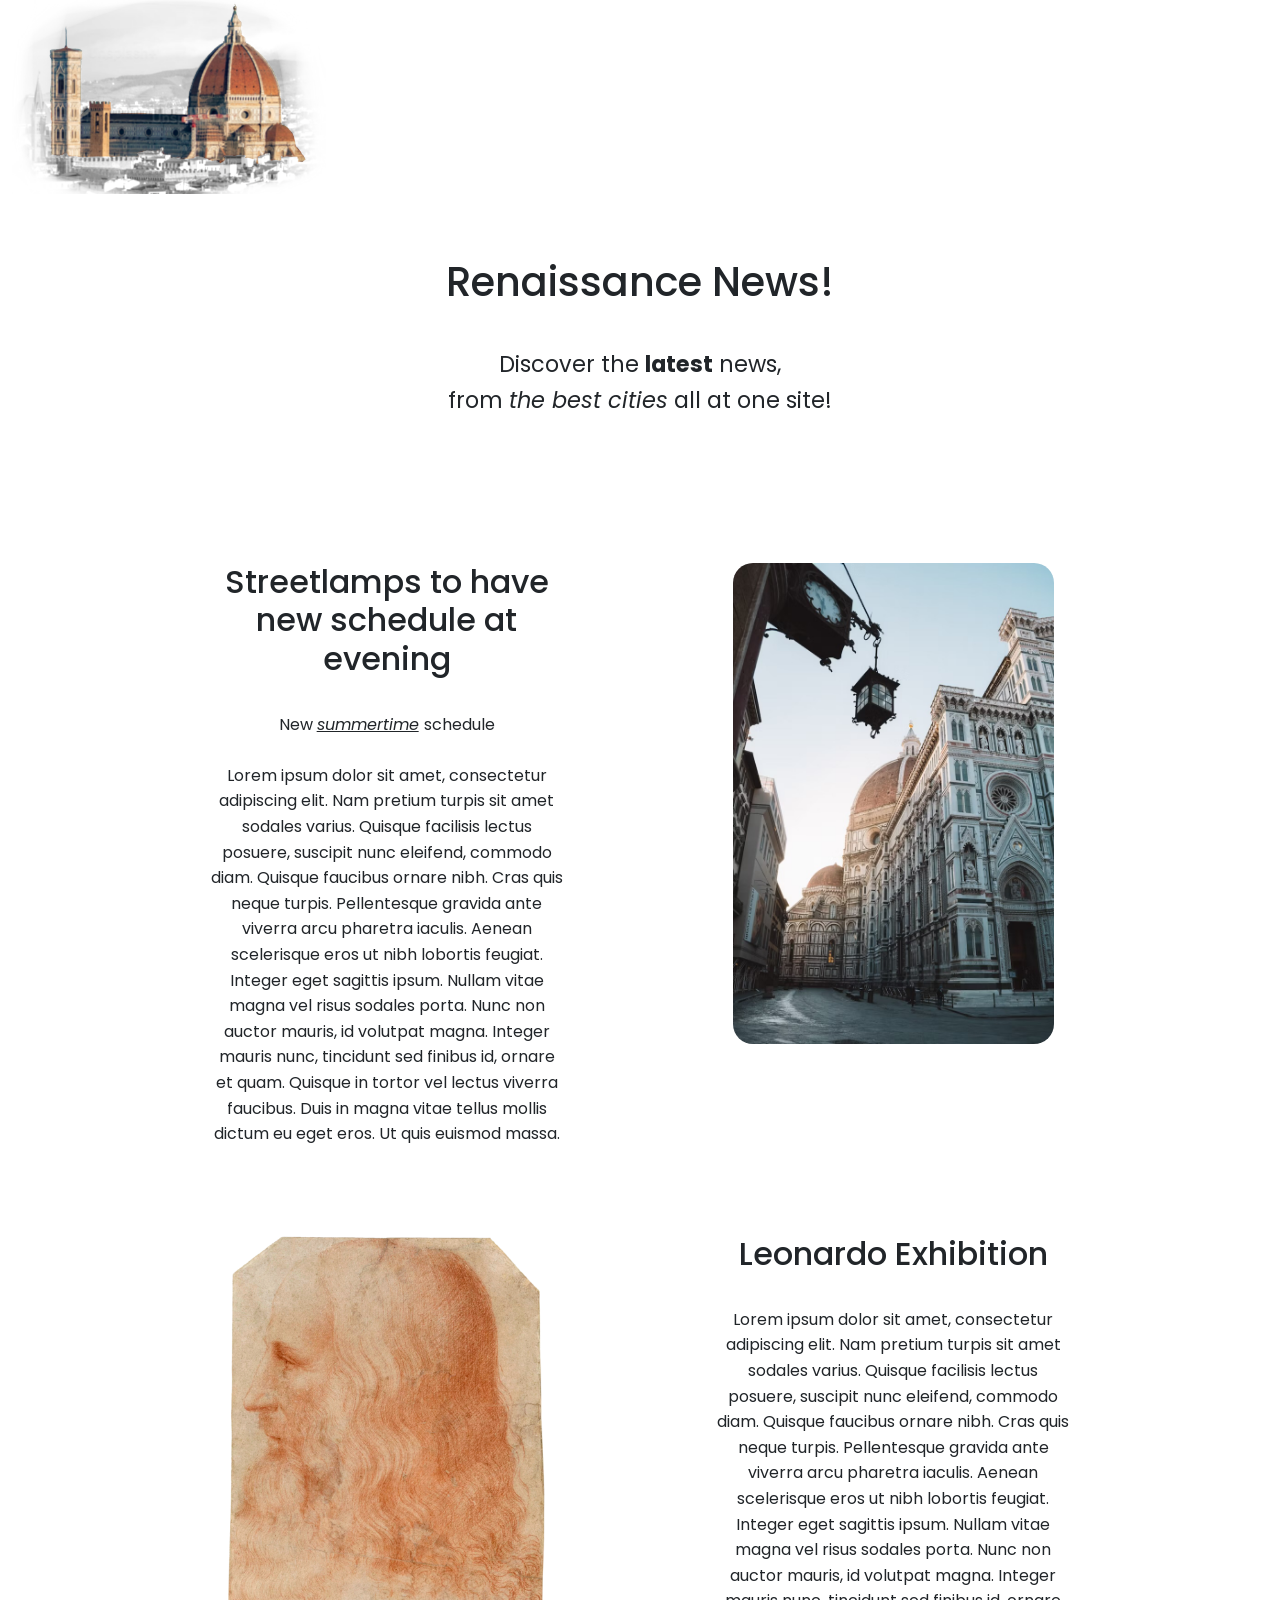
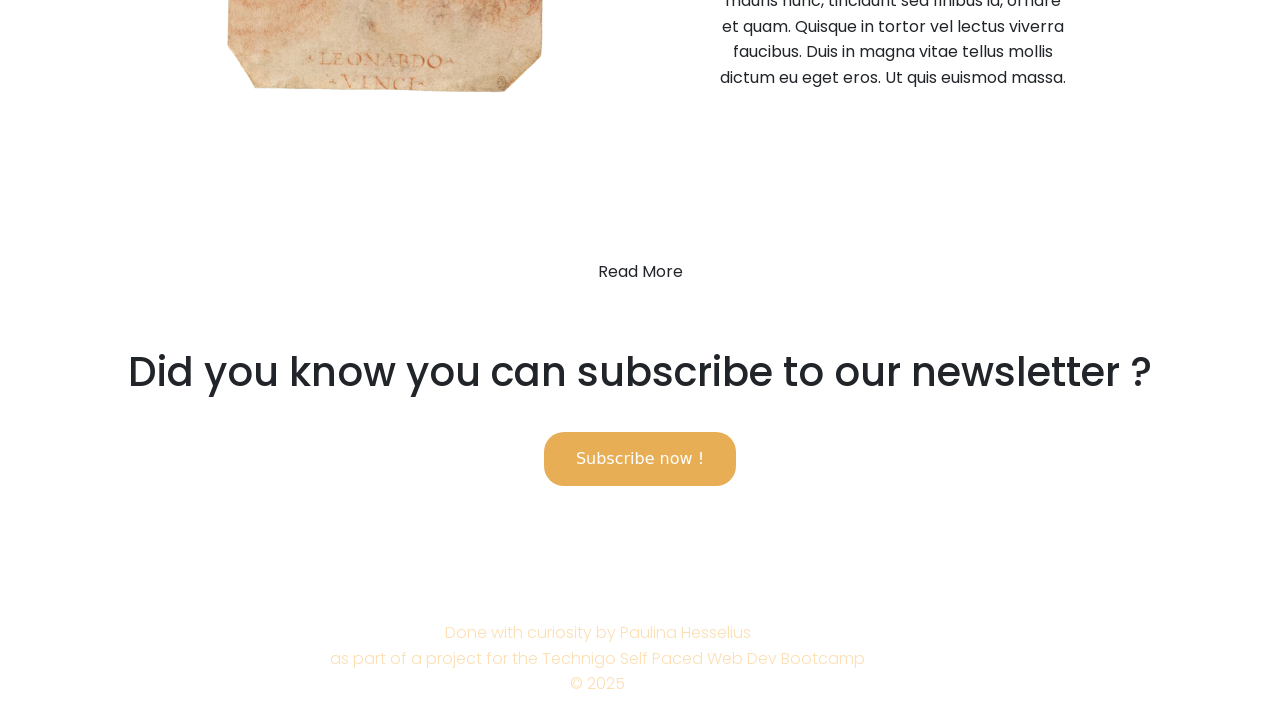
<file: index.html>
<!DOCTYPE html>
<html lang="en" dir="ltr">

<head>
  <meta charset="utf-8">
  <meta name="viewport" content="width=device-width, initial-scale=1">
  <title>Renaissance News</title>

  <!-- google fonts-->
  <link rel="preconnect" href="https://fonts.googleapis.com">
  <link rel="preconnect" href="https://fonts.gstatic.com" crossorigin>
  <link href="https://fonts.googleapis.com/css2?family=Poppins:wght@400;500;600&display=swap" rel="stylesheet">

  <!-- bootstrap -->
  <link href="https://cdn.jsdelivr.net/npm/bootstrap@5.1.3/dist/css/bootstrap.min.css" rel="stylesheet"
    integrity="sha384-1BmE4kWBq78iYhFldvKuhfTAU6auU8tT94WrHftjDbrCEXSU1oBoqyl2QvZ6jIW3" crossorigin="anonymous">

  <!-- css -->
  <link rel="stylesheet" href="style.css">
</head>

<body>
  <!-- navbar-->


  
    <div class="container-fluid">
      <a class="navbar-brand" href="index.html"><img class="imglogo" src="./logo.png" alt="" width="25%"></a>
        
      </div>



  <div class="description">
    <h1>Renaissance News!</h1>
    <br>
    <p>Discover the <b>latest</b> news, 
      <br>from <i>the best cities</i> all at one site!
      <br>
    </p>
  </div>
  <!-- content in two columns with image -->
  <div class="container">


    <div class="row justify-content-evenly">
      <div class="col-4">
        <h2>Streetlamps to have new schedule at evening</h2>
        <p>
          <br>
          New <i> <u>summertime</u> </i>schedule
          <br>
          <br>
          Lorem ipsum dolor sit amet, consectetur adipiscing elit. Nam pretium turpis sit amet sodales varius. Quisque facilisis
          lectus posuere, suscipit nunc eleifend, commodo diam. Quisque faucibus ornare nibh. Cras quis neque turpis. Pellentesque
          gravida ante viverra arcu pharetra iaculis. Aenean scelerisque eros ut nibh lobortis feugiat. Integer eget sagittis
          ipsum. Nullam vitae magna vel risus sodales porta. Nunc non auctor mauris, id volutpat magna. Integer mauris nunc,
          tincidunt sed finibus id, ornare et quam. Quisque in tortor vel lectus viverra faucibus. Duis in magna vitae tellus
          mollis dictum eu eget eros. Ut quis euismod massa.
          <br>
          <!-- Nullam id ultrices turpis, ut ultrices augue. Sed sit amet placerat massa, eu lacinia nibh. Vivamus vitae tortor vel
          urna gravida mattis eu sit amet odio. Donec pretium volutpat mauris vel porta. Donec eleifend sagittis enim, porta
          euismod nunc dapibus at. Praesent eu aliquet urna. Curabitur rhoncus neque at tortor tristique venenatis. Praesent
          vestibulum tincidunt lectus. Morbi cursus ante suscipit, gravida lectus a, facilisis arcu. Ut ac bibendum magna, in
          posuere erat. Aenean mollis imperdiet tincidunt.
          <br>
          Morbi et laoreet magna. Nam ac arcu ornare, sagittis risus quis, aliquet justo. Maecenas non rutrum dui, ut rhoncus
          enim. Morbi libero lectus, tincidunt id ullamcorper vel, dapibus sed magna. Vivamus ornare sapien in dictum accumsan.
          Aenean lacus augue, blandit et malesuada sed, rhoncus eget enim. Etiam ullamcorper erat quis leo pretium suscipit. Proin
          ut iaculis elit. Duis facilisis eu lorem sed scelerisque. Nullam imperdiet ornare tortor at sodales. Interdum et
          malesuada fames ac ante ipsum primis in faucibus. Quisque in diam lacus. -->
        </p>
        <br><br><br>
      </div>
      <div class="col-4">
        <img class="imgintro" src="./light.avif" alt="florentine streetlamp" width="90%">
      </div>
    </div>


    <div class="row justify-content-evenly">
      <div class="col-4">
        <img class="imgintro" src="./leonardo.png" alt="florentine streetlamp" width="90%">
      </div>
      <div class="col-4">
        <h2>Leonardo Exhibition</h2>
        <p>
          <br>
          Lorem ipsum dolor sit amet, consectetur adipiscing elit. Nam pretium turpis sit amet sodales varius. Quisque
          facilisis
          lectus posuere, suscipit nunc eleifend, commodo diam. Quisque faucibus ornare nibh. Cras quis neque turpis.
          Pellentesque
          gravida ante viverra arcu pharetra iaculis. Aenean scelerisque eros ut nibh lobortis feugiat. Integer eget
          sagittis
          ipsum. Nullam vitae magna vel risus sodales porta. Nunc non auctor mauris, id volutpat magna. Integer mauris nunc,
          tincidunt sed finibus id, ornare et quam. Quisque in tortor vel lectus viverra faucibus. Duis in magna vitae
          tellus
          mollis dictum eu eget eros. Ut quis euismod massa.
        </p>
        <br><br><br>
      </div>

    </div>




  </div>

  <div class="CTA">
    <p>Read More</p>
    <br>
    <br>
    <h1>Did you know you can subscribe to our newsletter ?</h1>
    <br>
    <a href="index.html"> <button class="btn" type="button" name="button">Subscribe now !</button></a>

  </div>



  </div>
  </div>

  </div>


  <footer>


    <div class="footer">
    <p class="pfooter">Done with curiosity by Paulina Hesselius
      <br> as part of a project for the Technigo Self Paced Web Dev Bootcamp
      <br> © 2025
    </p>




  </footer>



</body>

</html>
</file>
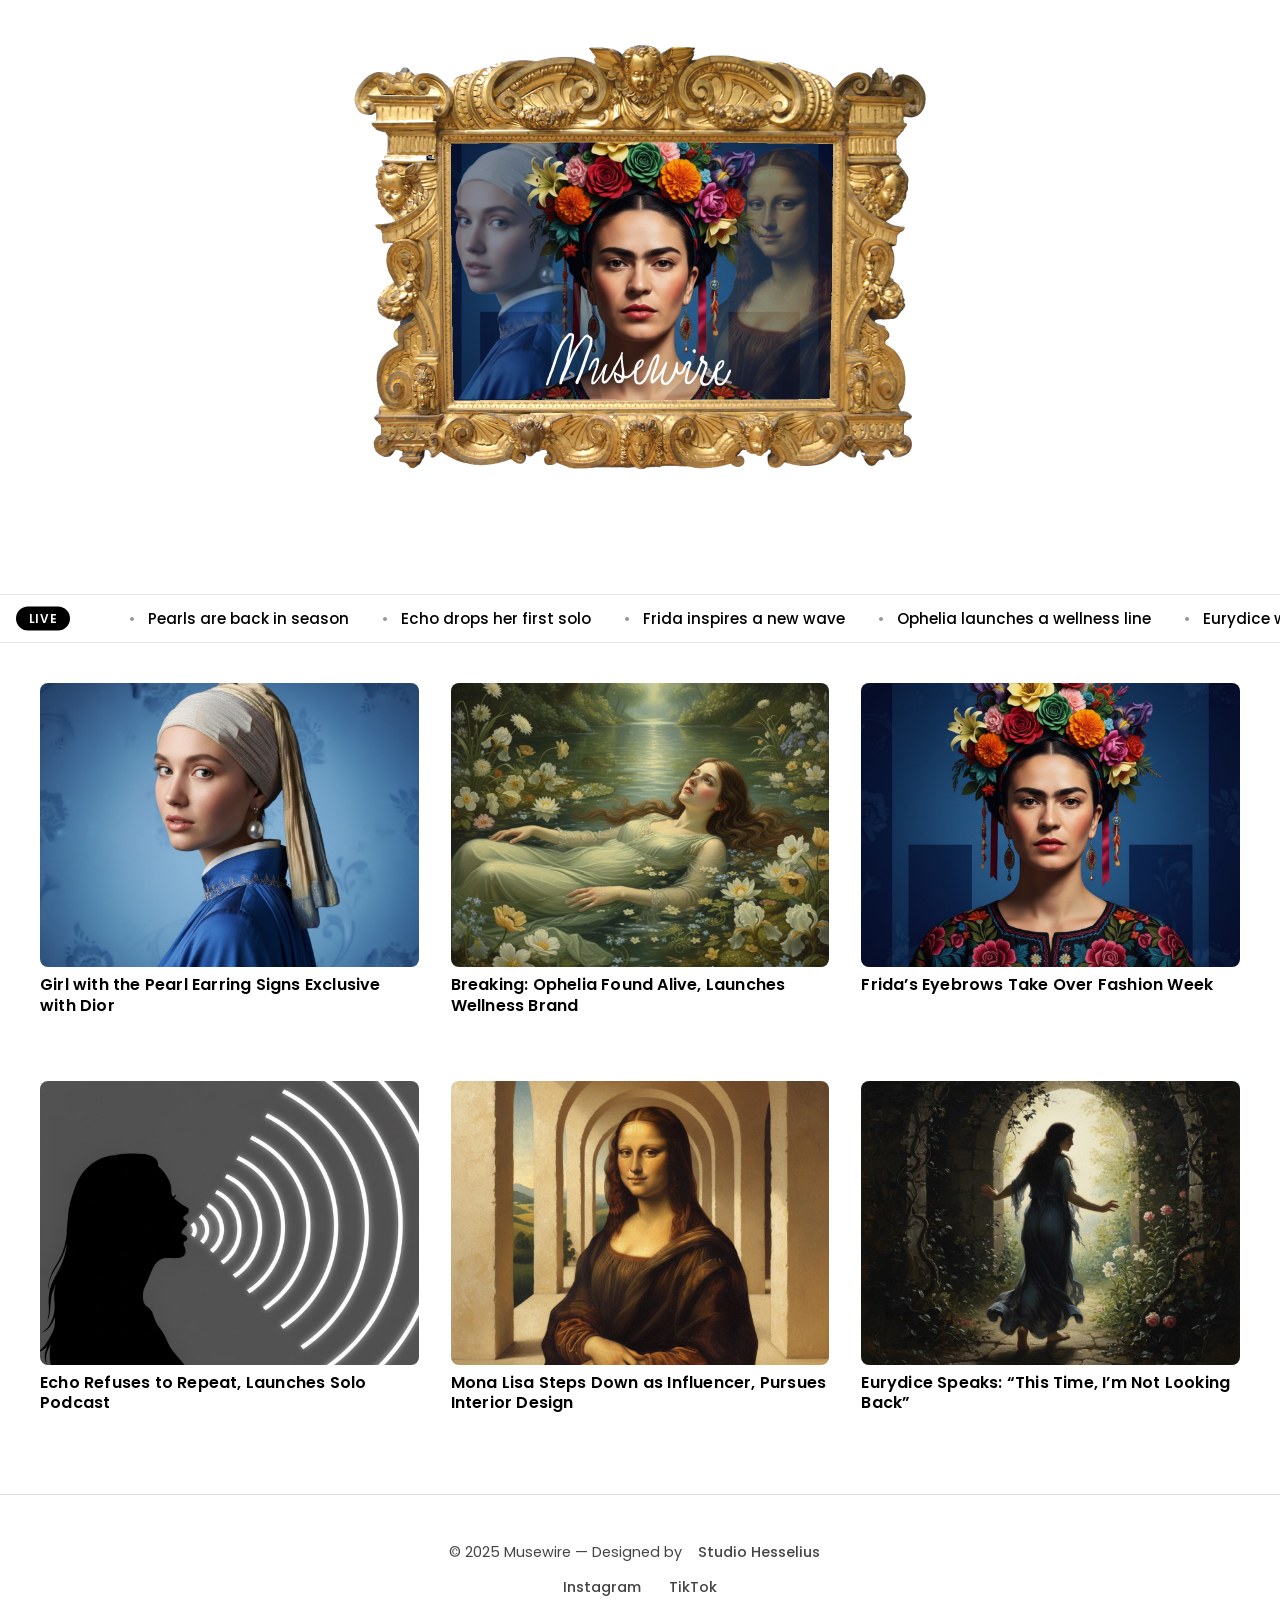
<file: code/index.html>
<!DOCTYPE html>
<html>
  <head>
    <meta charset="utf-8" />
    <!-- Change the title below -->
    <title>Musewire</title>
    <link rel="stylesheet" href="./style.css" />
    <!-- dont forget the meta tag for responsiveness -->
  </head>
  <body>
    <header>
      <img src="./assets/Musewire_Header.png" alt="Musewire Header" />
    </header>

<!-- Musewire ticker -->
<section class="ticker" aria-label="Musewire headlines">
  <div class="ticker__label">LIVE</div>

  <div class="ticker__track">
    <div class="ticker__row">
      <span>Pearls are back in season</span>
      <span>Echo drops her first solo</span>
      <span>Frida inspires a new wave</span>
      <span>Ophelia launches a wellness line</span>
      <span>Eurydice walks into the light</span>
      <span>Mona Lisa redesigns the home</span>
    </div>
    <!-- Duplicate row for seamless scroll -->
    <div class="ticker__row" aria-hidden="true">
      <span>Pearls are back in season</span>
      <span>Echo drops her first solo</span>
      <span>Frida inspires a new wave</span>
      <span>Ophelia launches a wellness line</span>
      <span>Eurydice walks into the light</span>
      <span>Mona Lisa redesigns the home</span>
    </div>
  </div>
</section>














    <!-- 2 rows × 3 cards -->
    <section class="grid-news">
      <article class="card">
        <img src="./assets/Girl_with_a_Pearl_Earring.png" alt="Girl with a Pearl Earring reimagined" />
        <h3>Girl with the Pearl Earring Signs Exclusive with Dior</h3>
      </article>
    
      <article class="card">
        <img src="./assets/Ophelia.png" alt="Ophelia reimagined with florals" />
        <h3>Breaking: Ophelia Found Alive, Launches Wellness Brand</h3>
      </article>
    
      <article class="card">
        <img src="./assets/Frida_Kahlo.png" alt="Frida Kahlo portrait with floral crown" />
        <h3>Frida’s Eyebrows Take Over Fashion Week</h3>
      </article>
    
      <article class="card">
        <img src="./assets/Echo.png" alt="Echo silhouette with sound waves" />
        <h3>Echo Refuses to Repeat, Launches Solo Podcast</h3>
      </article>
    
      <article class="card">
        <img src="./assets/Mona_Lisa.png" alt="Mona Lisa in modern setting" />
        <h3>Mona Lisa Steps Down as Influencer, Pursues Interior Design</h3>
      </article>
    
      <article class="card">
        <img src="./assets/Eurydice.png" alt="Eurydice walking toward light" />
        <h3>Eurydice Speaks: “This Time, I’m Not Looking Back”</h3>
      </article>
    </section>
  </body>

<footer>
  <p>© 2025 Musewire — Designed by <a href="https://studiohesselius.com" target="_blank">Studio Hesselius</a></p>
  <div class="socials">
    <a href="https://instagram.com/studio.hesselius" target="_blank">Instagram</a>
    <a href="https://tiktok.com/@studio_hesselius" target="_blank">TikTok</a>
  </div>
</footer>



</html>
</file>
<file: style.css>
/*typography*/
h1 {
    font-family: 'Poppins', '600';
}

h2 {
    font-family: 'Poppins', '500';
}


h3 {
    font-family: 'Poppins', '400';
}

p {
    font-family: 'Poppins';
    line-height: 1.6;
}


.description {
    text-align: center;
    padding-top: 4rem;
    font-size: 1.4rem;
}


.container {
    justify-content: center;
    padding-top: 8rem;
    text-align: center;
}

.feature-title1 {
    text-align: left;
}

.columntext1 {
    text-align: left;
    margin-right: 9rem;
}

.feature-title2 {
    text-align: right;
}

.columntext2 {
    text-align: right;
    margin-left: 9rem;
}

.imgintro {
    border-radius: 20px;
}

.CTA {
    padding-top: 5rem;
    text-align: center;
}



.btn {
    background-color: #e8ae56;
    border: none;
    color: white;
    padding: 15px 32px;
    text-align: center;
    text-decoration: none;
    display: inline-block;
    font-size: 16px;
    margin: 4px 2px;
    cursor: pointer;
    border-radius: 20px;
}

.btn:hover {
    background-color: #f2a024;
    text-decoration: none;
}


/*footer*/
.footer {
    display: flex;
    justify-content: center;
    justify-content: space-between;
    margin-left: 330px;
    margin-right: 330px;
    padding-top: 5rem;
}

.footera {
    color: #e8ae56;
}

.pfooter {
    font-family: 'Poppins';
    font-weight: 300;
    margin-top: 50px;
    color: #fcdfb3;
    text-align: center;
}

.cardcontainer {
    justify-content: center;
    padding: 2rem 5rem;
    background-color: #fcdfb3;
}

.card {
    justify-content: center;
}

.card-img-top {
    height: 50%; }
</file>
<file: code/style.css>
@import url('https://fonts.googleapis.com/css2?family=Poppins:wght@400;500;600;700&display=swap');




/* --- HEADER --- */
header {
  display: flex;
  justify-content: center;
  align-items: center;
  padding: 2rem 0 7rem;
}

header img {
  max-width: 800px;
  width: 90%;
  height: auto;
  display: block;
}

/* --- MAIN CONTENT --- */

body {
  margin: 0;
  font-family: "Poppins", system-ui, -apple-system, "Segoe UI", Roboto, sans-serif;
}

h1,
h2,
h3 {
  font-weight: 600;
  letter-spacing: 0.2px;
}

h3 {
  font-size: 1.05rem;
  line-height: 1.4;
}



/* --- Musewire Ticker --- */
.ticker {
  border-top: 1px solid #e6e6e6;
  border-bottom: 1px solid #e6e6e6;
  background: transparent;             
  overflow: hidden;
  margin-bottom: 2.5rem;
}

.ticker__track {
  display: flex;
  gap: 2rem;
  /* The magic: move two identical rows left for an infinite loop */
  animation: ticker-move 20s linear infinite;
}

.ticker:hover .ticker__track {      /* pause on hover */
  animation-play-state: paused;
}

.ticker__row {
  display: flex;
  gap: 2rem;
  padding: 0.75rem 1rem;
  white-space: nowrap;
}

.ticker__row span {
  font-family: "Poppins", system-ui, sans-serif;
  font-size: 0.95rem;
  font-weight: 500;
  color: #111;
  position: relative;
  padding-left: 1.25rem;
}

/* little bullet separator */
.ticker__row span::before {
  content: "•";
  position: absolute;
  left: 0;
  top: 0;
  color: #999;
}

/* Motion respect */
@media (prefers-reduced-motion: reduce) {
  .ticker__track {
    animation: none;
  }
}

/* Keyframes: slide both rows left by 50% of their combined width */
@keyframes ticker-move {
  from { transform: translateX(0); }
  to   { transform: translateX(-50%); }
}




/* --- Musewire Ticker  --- */
.ticker {
  position: relative;
  border-top: 1px solid #e6e6e6;
  border-bottom: 1px solid #e6e6e6;
  background: #fff;
  /* your site is white */
  overflow: hidden;
  margin-bottom: 2.5rem;
}

/* small mask that hides any text beneath the pill */
.ticker::before {
  content: "";
  position: absolute;
  left: 0;
  top: 0;
  width: 96px;
  /* pill width + a little gap */
  height: 100%;
  background: #fff;
  border-right: 1px solid transparent;
  z-index: 1;
}

.ticker__label {
  position: absolute;
  left: 16px;
  top: 50%;
  transform: translateY(-50%);
  background: #000;
  color: #fff;
  font-family: "Poppins", sans-serif;
  font-size: 0.75rem;
  font-weight: 600;
  letter-spacing: 0.05em;
  padding: 0.4rem 0.8rem;
  border-radius: 999px;
  line-height: 1;
  pointer-events: none;
  z-index: 2;
  /* above the mask */
}

.ticker__track {
  display: flex;
  gap: 2rem;
  padding-left: 112px;
  animation: ticker-move 35s linear infinite;
}

.ticker:hover .ticker__track {
  animation-play-state: paused;
}

.ticker__row {
  display: flex;
  gap: 2rem;
  padding: 0.75rem 1rem;
  white-space: nowrap;
}

.ticker__row span {
  font-family: "Poppins", system-ui, sans-serif;
  font-size: 0.95rem;
  font-weight: 500;
  color: #000;
  position: relative;
  padding-left: 1.25rem;
}

.ticker__row span::before {
  content: "•";
  position: absolute;
  left: 0;
  top: 0;
  color: #999;
}

@media (prefers-reduced-motion: reduce) {
  .ticker__track {
    animation: none;
  }
}

@keyframes ticker-move {
  from {
    transform: translateX(0);
  }

  to {
    transform: translateX(-50%);
  }
}








.grid-news {
  display: grid;
  grid-template-columns: 1fr;
  column-gap: 1.5rem;
  row-gap: 2rem;
  padding: 0 1rem 3rem;
  max-width: 1200px;
  margin: 0 auto;
}

.card img {
  width: 100%;
  height: auto;
  border-radius: 8px;
  display: block;
}

/* Text styling */
.card h3 {
  font-size: 1rem;
  margin: .5rem 0 0;
  line-height: 1.3;
}

/* Tablet: 2 columns */
@media (min-width: 700px) {
  .grid-news {
    grid-template-columns: repeat(2, 1fr);
    row-gap: 3rem;
  }
}

/* Desktop: 3 columns */
@media (min-width: 1040px) {
  .grid-news {
    grid-template-columns: repeat(3, 1fr);
    column-gap: 2rem;
    row-gap: 4rem;
    padding-bottom: 5rem;
  }
}



/* --- FOOTER --- */
footer {
  border-top: 1px solid #ddd;
  padding: 2rem 1rem;
  text-align: center;
  background-color: #fff;
  color: #444;
  font-family: "Poppins", sans-serif;
  font-size: 0.9rem;
}

footer a {
  color: #444;
  text-decoration: none;
  margin: 0 0.75rem;
  font-weight: 500;
  transition: color 0.2s ease;
}

footer a:hover {
  color: #555;
  /* softer gray hover */
}

footer .socials {
  margin-top: 0.75rem;
}
</file>
